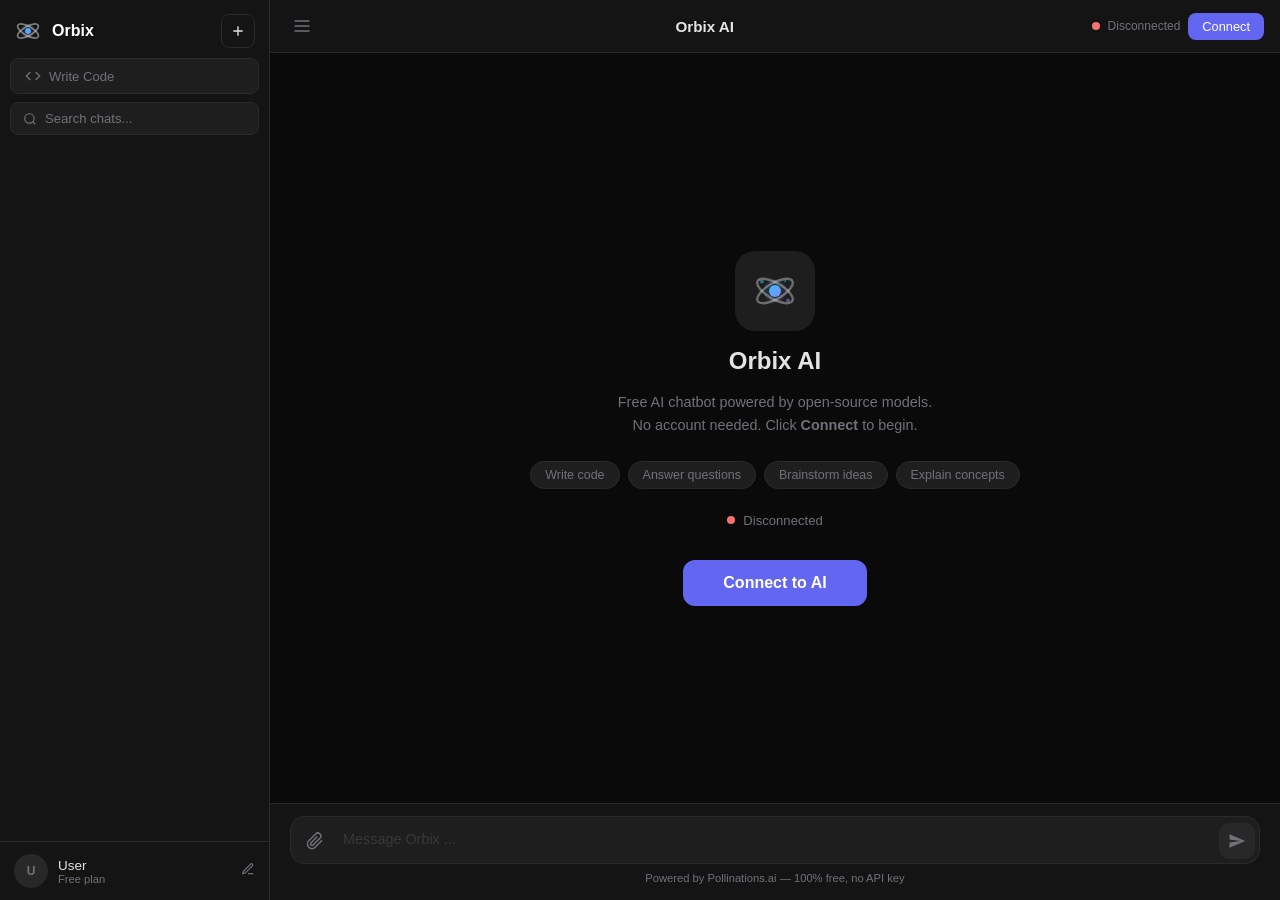
<file: index.html>
<!DOCTYPE html>
<html lang="en">
<head>
  <meta charset="UTF-8">
  <meta name="viewport" content="width=device-width, initial-scale=1.0">
  <title>Orbix AI</title>
  <link rel="stylesheet" href="style.css">
</head>
<body>

  <!-- Sidebar -->
  <aside class="sidebar" id="sidebar">
    <div class="sidebar-top">
      <div class="sidebar-logo">
        <svg width="28" height="28" viewBox="0 0 24 24" fill="none" stroke-width="1.5"><defs><linearGradient id="orb-s" x1="0%" y1="0%" x2="100%" y2="100%"><stop offset="0%" stop-color="#38bdf8"/><stop offset="100%" stop-color="#818cf8"/></linearGradient></defs><circle cx="12" cy="12" r="5" fill="url(#orb-s)" opacity="0.15" stroke="url(#orb-s)"/><ellipse cx="12" cy="12" rx="10" ry="4" transform="rotate(-30 12 12)" stroke="#e0e0e0" opacity="0.5"/><ellipse cx="12" cy="12" rx="10" ry="4" transform="rotate(30 12 12)" stroke="#e0e0e0" opacity="0.5"/><circle cx="12" cy="12" r="2.5" fill="url(#orb-s)" stroke="none"/></svg>
        <span>Orbix</span>
      </div>
      <button class="new-chat-btn" id="new-chat-btn" title="New Chat">
        <svg width="16" height="16" viewBox="0 0 24 24" fill="none" stroke="currentColor" stroke-width="2"><path d="M12 5v14M5 12h14"/></svg>
      </button>
    </div>
    <a class="sidebar-code-btn" href="ide.html">
      <svg width="16" height="16" viewBox="0 0 24 24" fill="none" stroke="currentColor" stroke-width="2"><polyline points="16 18 22 12 16 6"/><polyline points="8 6 2 12 8 18"/></svg>
      <span>Write Code</span>
    </a>
    <div class="sidebar-search">
      <svg width="14" height="14" viewBox="0 0 24 24" fill="none" stroke="currentColor" stroke-width="2"><circle cx="11" cy="11" r="8"/><path d="M21 21l-4.35-4.35"/></svg>
      <input type="text" id="chat-search" placeholder="Search chats...">
    </div>
    <div class="chat-list" id="chat-list"></div>
    <div class="sidebar-profile" id="profile-btn" title="Edit profile">
      <div class="profile-avatar" id="sidebar-avatar">
        <span id="sidebar-avatar-letter">U</span>
      </div>
      <div class="profile-info">
        <div class="profile-name" id="sidebar-name">User</div>
        <div class="profile-label">Free plan</div>
      </div>
      <div class="profile-edit-icon">
        <svg width="14" height="14" viewBox="0 0 24 24" fill="none" stroke="currentColor" stroke-width="2"><path d="M12 20h9"/><path d="M16.5 3.5a2.121 2.121 0 013 3L7 19l-4 1 1-4L16.5 3.5z"/></svg>
      </div>
    </div>
  </aside>

  <!-- Main -->
  <main class="main">
    <header class="chat-header">
      <button class="menu-btn" id="menu-btn" title="Toggle sidebar">
        <svg width="20" height="20" viewBox="0 0 24 24" fill="none" stroke="currentColor" stroke-width="2"><path d="M3 12h18M3 6h18M3 18h18"/></svg>
      </button>
      <div class="header-center">
        <h1 id="header-title">Orbix AI</h1>
      </div>
      <div class="header-right">
        <span class="status-dot" id="status-dot"></span>
        <span class="status-label" id="status-text">Disconnected</span>
        <button id="load-btn" class="connect-btn">Connect</button>
      </div>
    </header>

    <div class="chat-messages" id="chat-messages">
      <div class="welcome-screen" id="welcome-screen">
        <div class="welcome-icon">
          <svg width="48" height="48" viewBox="0 0 24 24" fill="none" stroke-width="1.2"><defs><linearGradient id="orb-w" x1="0%" y1="0%" x2="100%" y2="100%"><stop offset="0%" stop-color="#38bdf8"/><stop offset="100%" stop-color="#818cf8"/></linearGradient></defs><circle cx="12" cy="12" r="5" fill="url(#orb-w)" opacity="0.12" stroke="url(#orb-w)"/><ellipse cx="12" cy="12" rx="10" ry="4" transform="rotate(-30 12 12)" stroke="#e0e0e0" opacity="0.4"/><ellipse cx="12" cy="12" rx="10" ry="4" transform="rotate(30 12 12)" stroke="#e0e0e0" opacity="0.4"/><circle cx="12" cy="12" r="3" fill="url(#orb-w)" stroke="none"/><circle cx="5.5" cy="7.2" r="1" fill="#38bdf8" stroke="none" opacity="0.5"/><circle cx="18.5" cy="16.8" r="1" fill="#818cf8" stroke="none" opacity="0.5"/><circle cx="17" cy="7" r="0.7" fill="#38bdf8" stroke="none" opacity="0.35"/></svg>
        </div>
        <h2>Orbix AI</h2>
        <p>Free AI chatbot powered by open-source models.<br>No account needed. Click <strong>Connect</strong> to begin.</p>
        <div class="welcome-tags">
          <span>Write code</span>
          <span>Answer questions</span>
          <span>Brainstorm ideas</span>
          <span>Explain concepts</span>
        </div>
        <div class="welcome-status" id="welcome-status">
          <span class="status-dot" id="welcome-status-dot"></span>
          <span style="font-size:0.82rem;color:#71717a;">Disconnected</span>
        </div>
        <button class="welcome-connect-btn" id="welcome-connect-btn" onclick="document.getElementById('load-btn').click()">Connect to AI</button>
      </div>
    </div>

    <form class="chat-input-form" id="chat-form">
      <!-- Attachment preview -->
      <div class="attachment-preview" id="attachment-preview"></div>
      <div class="input-wrapper">
        <label class="attach-btn" title="Attach file or image">
          <svg width="18" height="18" viewBox="0 0 24 24" fill="none" stroke="currentColor" stroke-width="2"><path d="M21.44 11.05l-9.19 9.19a6 6 0 01-8.49-8.49l9.19-9.19a4 4 0 015.66 5.66l-9.2 9.19a2 2 0 01-2.83-2.83l8.49-8.48"/></svg>
          <input type="file" id="file-input" multiple accept="image/*,.txt,.js,.py,.html,.css,.json,.md,.csv,.pdf" hidden>
        </label>
        <textarea
          id="user-input"
          placeholder="Message Orbix ..."
          rows="1"
          disabled
        ></textarea>
        <button type="submit" id="send-btn" disabled title="Send">
          <svg width="18" height="18" viewBox="0 0 24 24" fill="currentColor"><path d="M2.01 21L23 12 2.01 3 2 10l15 2-15 2z"/></svg>
        </button>
      </div>
      <p class="input-hint">Powered by Pollinations.ai — 100% free, no API key</p>
    </form>
  </main>

  <!-- Profile modal -->
  <div class="modal-overlay profile-modal" id="profile-modal" style="display:none">
    <div class="modal">
      <h3>Edit Profile</h3>
      <div class="profile-avatar-edit" id="profile-avatar-edit" title="Upload photo">
        <span id="profile-avatar-preview-letter" class="avatar-upload-hint">Click to<br>upload</span>
        <div class="avatar-overlay">
          <svg width="20" height="20" viewBox="0 0 24 24" fill="none" stroke="white" stroke-width="2"><path d="M23 19a2 2 0 01-2 2H3a2 2 0 01-2-2V8a2 2 0 012-2h4l2-3h6l2 3h4a2 2 0 012 2z"/><circle cx="12" cy="13" r="4"/></svg>
        </div>
      </div>
      <input type="file" id="profile-image-input" accept="image/*" hidden>
      <input type="text" id="profile-name-input" placeholder="Your name...">
      <div class="modal-actions">
        <button class="modal-cancel" id="profile-cancel">Cancel</button>
        <button class="modal-confirm" id="profile-save">Save</button>
      </div>
    </div>
  </div>

  <!-- Rename modal -->
  <div class="modal-overlay" id="rename-modal" style="display:none">
    <div class="modal">
      <h3>Rename Chat</h3>
      <input type="text" id="rename-input" placeholder="Chat name...">
      <div class="modal-actions">
        <button class="modal-cancel" id="rename-cancel">Cancel</button>
        <button class="modal-confirm" id="rename-confirm">Rename</button>
      </div>
    </div>
  </div>

  <script src="app.js"></script>
</body>
</html>
</file>
<file: style.css>
* {
  margin: 0;
  padding: 0;
  box-sizing: border-box;
}

:root {
  --bg: #0a0a0a;
  --surface: #141414;
  --surface2: #1e1e1e;
  --surface3: #282828;
  --border: #2a2a2a;
  --text: #e4e4e7;
  --text-dim: #71717a;
  --accent: #6366f1;
  --accent-hover: #5558e6;
  --green: #4ade80;
  --red: #f87171;
  --user-bg: #2d2b5e;
  --code-bg: #0d1117;
}

body {
  font-family: -apple-system, BlinkMacSystemFont, "Segoe UI", Roboto, sans-serif;
  background: var(--bg);
  color: var(--text);
  height: 100vh;
  display: flex;
  overflow: hidden;
}

/* ══════ Sidebar ══════ */
.sidebar {
  width: 270px;
  background: var(--surface);
  border-right: 1px solid var(--border);
  display: flex;
  flex-direction: column;
  transition: transform 0.3s ease;
  z-index: 10;
}

.sidebar.hidden {
  transform: translateX(-100%);
  position: absolute;
  height: 100%;
}

.sidebar-top {
  padding: 14px 14px 10px;
  display: flex;
  justify-content: space-between;
  align-items: center;
}

.sidebar-logo {
  display: flex;
  align-items: center;
  gap: 10px;
  font-size: 1rem;
  font-weight: 700;
  color: #fff;
}

.new-chat-btn {
  width: 34px;
  height: 34px;
  border-radius: 8px;
  border: 1px solid var(--border);
  background: transparent;
  color: var(--text);
  cursor: pointer;
  display: flex;
  align-items: center;
  justify-content: center;
  transition: background 0.2s;
}

.new-chat-btn:hover {
  background: var(--surface3);
}

.sidebar-code-btn {
  display: flex;
  align-items: center;
  gap: 8px;
  margin: 0 10px 8px;
  padding: 9px 14px;
  background: var(--surface2);
  border: 1px solid var(--border);
  border-radius: 8px;
  color: var(--text-dim);
  font-size: 0.82rem;
  text-decoration: none;
  transition: all 0.2s;
}
.sidebar-code-btn:hover {
  border-color: var(--accent);
  color: var(--text);
  background: rgba(99,102,241,0.08);
}

.sidebar-search {
  padding: 0 14px 10px;
  display: flex;
  align-items: center;
  gap: 8px;
  background: var(--surface2);
  margin: 0 10px 8px;
  border-radius: 8px;
  padding: 8px 12px;
  border: 1px solid var(--border);
}

.sidebar-search svg {
  flex-shrink: 0;
  color: var(--text-dim);
}

.sidebar-search input {
  flex: 1;
  background: none;
  border: none;
  color: var(--text);
  font-size: 0.82rem;
  outline: none;
  font-family: inherit;
}

.sidebar-search input::placeholder {
  color: var(--text-dim);
}

.chat-list {
  flex: 1;
  overflow-y: auto;
  padding: 0 8px;
}

.chat-list-item {
  padding: 10px 12px;
  border-radius: 8px;
  font-size: 0.84rem;
  color: var(--text-dim);
  cursor: pointer;
  display: flex;
  align-items: center;
  justify-content: space-between;
  gap: 8px;
  transition: background 0.15s;
  margin-bottom: 2px;
}

.chat-list-item:hover {
  background: var(--surface2);
  color: var(--text);
}

.chat-list-item.active {
  background: var(--surface3);
  color: var(--text);
}

.chat-list-item .chat-title {
  flex: 1;
  white-space: nowrap;
  overflow: hidden;
  text-overflow: ellipsis;
}

.chat-actions {
  display: none;
  gap: 2px;
}

.chat-list-item:hover .chat-actions {
  display: flex;
}

.chat-action-btn {
  background: none;
  border: none;
  color: var(--text-dim);
  cursor: pointer;
  padding: 2px 4px;
  border-radius: 4px;
  font-size: 0.75rem;
  display: flex;
  align-items: center;
}

.chat-action-btn:hover {
  background: var(--surface3);
  color: var(--text);
}

.sidebar-footer {
  padding: 12px;
  border-top: 1px solid var(--border);
  text-align: center;
}

.brand-sub {
  font-size: 0.7rem;
  color: var(--text-dim);
}

/* ══════ Main ══════ */
.main {
  flex: 1;
  display: flex;
  flex-direction: column;
  min-width: 0;
}

.chat-header {
  padding: 10px 16px;
  border-bottom: 1px solid var(--border);
  display: flex;
  align-items: center;
  gap: 12px;
  background: var(--surface);
  min-height: 52px;
}

.menu-btn {
  background: none;
  border: none;
  color: var(--text-dim);
  cursor: pointer;
  padding: 6px;
  border-radius: 8px;
  display: flex;
  align-items: center;
}

.menu-btn:hover {
  background: var(--surface3);
  color: var(--text);
}

.header-center {
  flex: 1;
  text-align: center;
}

.header-center h1 {
  font-size: 0.95rem;
  font-weight: 600;
}

.header-right {
  display: flex;
  align-items: center;
  gap: 8px;
}

.status-dot {
  width: 8px;
  height: 8px;
  border-radius: 50%;
  background: var(--red);
}

.status-dot.connected {
  background: var(--green);
}

.status-label {
  font-size: 0.75rem;
  color: var(--text-dim);
}

.connect-btn {
  padding: 6px 14px;
  background: var(--accent);
  color: #fff;
  border: none;
  border-radius: 8px;
  font-size: 0.8rem;
  font-weight: 500;
  cursor: pointer;
  transition: background 0.2s;
}

.connect-btn:hover {
  background: var(--accent-hover);
}

.connect-btn:disabled {
  background: var(--surface3);
  color: var(--text-dim);
  cursor: not-allowed;
}

/* ══════ Welcome ══════ */
.welcome-screen {
  display: flex;
  flex-direction: column;
  align-items: center;
  justify-content: center;
  flex: 1;
  text-align: center;
  padding: 40px 20px;
  gap: 16px;
}

.welcome-icon {
  width: 80px;
  height: 80px;
  border-radius: 20px;
  background: var(--surface2);
  display: flex;
  align-items: center;
  justify-content: center;
}

.welcome-screen h2 {
  font-size: 1.5rem;
  font-weight: 600;
}

.welcome-screen p {
  color: var(--text-dim);
  font-size: 0.9rem;
  line-height: 1.6;
  max-width: 400px;
}

.welcome-tags {
  display: flex;
  gap: 8px;
  flex-wrap: wrap;
  justify-content: center;
  margin-top: 8px;
}

.welcome-tags span {
  padding: 6px 14px;
  background: var(--surface2);
  border: 1px solid var(--border);
  border-radius: 20px;
  font-size: 0.78rem;
  color: var(--text-dim);
  cursor: default;
  transition: border-color 0.2s;
}

.welcome-tags span:hover {
  border-color: var(--accent);
  color: var(--text);
}

.welcome-status {
  display: flex;
  align-items: center;
  gap: 8px;
  margin-top: 8px;
}

.welcome-connect-btn {
  margin-top: 16px;
  padding: 14px 40px;
  background: var(--accent);
  color: #fff;
  border: none;
  border-radius: 12px;
  font-size: 1rem;
  font-weight: 600;
  cursor: pointer;
  transition: all 0.2s;
  font-family: inherit;
}

.welcome-connect-btn:hover {
  background: var(--accent-hover);
  transform: scale(1.03);
}

/* ══════ Messages ══════ */
.chat-messages {
  flex: 1;
  overflow-y: auto;
  padding: 24px 20px;
  display: flex;
  flex-direction: column;
  gap: 20px;
}

.message {
  display: flex;
  gap: 12px;
  max-width: 85%;
  animation: fadeIn 0.25s ease;
}

@keyframes fadeIn {
  from { opacity: 0; transform: translateY(8px); }
  to { opacity: 1; transform: translateY(0); }
}

.bot-message { align-self: flex-start; }
.user-message { align-self: flex-end; flex-direction: row-reverse; }

.message-avatar {
  width: 32px;
  height: 32px;
  border-radius: 10px;
  display: flex;
  align-items: center;
  justify-content: center;
  font-size: 0.7rem;
  font-weight: 700;
  flex-shrink: 0;
  margin-top: 2px;
}

.bot-message .message-avatar {
  background: linear-gradient(135deg, #6366f1, #8b5cf6);
  color: #fff;
}

.user-message .message-avatar {
  background: var(--surface3);
  color: var(--text-dim);
}

.message-content {
  background: var(--surface2);
  padding: 12px 16px;
  border-radius: 16px;
  font-size: 0.9rem;
  line-height: 1.65;
  word-break: break-word;
}

.bot-message .message-content { border-top-left-radius: 4px; }
.user-message .message-content { background: var(--user-bg); border-top-right-radius: 4px; }

/* ── Attachments in messages ── */
.msg-attachments {
  display: flex;
  flex-wrap: wrap;
  gap: 8px;
  margin-bottom: 8px;
}

.msg-image {
  max-width: 280px;
  max-height: 200px;
  border-radius: 10px;
  cursor: pointer;
  transition: transform 0.2s;
}

.msg-image:hover {
  transform: scale(1.02);
}

.msg-file {
  display: flex;
  align-items: center;
  gap: 8px;
  padding: 8px 12px;
  background: var(--surface3);
  border-radius: 8px;
  font-size: 0.8rem;
  color: var(--text-dim);
}

.msg-file svg {
  flex-shrink: 0;
}

/* ── Markdown ── */
.message-content p { margin-bottom: 10px; }
.message-content p:last-child { margin-bottom: 0; }
.message-content strong { font-weight: 600; color: #fff; }
.message-content em { font-style: italic; color: #a1a1aa; }
.message-content ul, .message-content ol { margin: 8px 0; padding-left: 20px; }
.message-content li { margin-bottom: 4px; }

.message-content h1, .message-content h2, .message-content h3 {
  margin: 12px 0 6px;
  font-weight: 600;
  color: #fff;
}

.message-content h1 { font-size: 1.2rem; }
.message-content h2 { font-size: 1.05rem; }
.message-content h3 { font-size: 0.95rem; }

.msg-link {
  color: #60a5fa;
  text-decoration: none;
  border-bottom: 1px solid transparent;
  transition: border-color 0.2s;
}

.msg-link:hover {
  border-bottom-color: #60a5fa;
}

.message-content code {
  background: var(--code-bg);
  padding: 2px 6px;
  border-radius: 4px;
  font-family: "SF Mono", "Fira Code", "Consolas", monospace;
  font-size: 0.84rem;
  color: #e6db74;
}

/* ── Code blocks ── */
.code-block {
  margin: 10px 0;
  border-radius: 10px;
  overflow: hidden;
  border: 1px solid #21262d;
}

.code-block-header {
  display: flex;
  justify-content: space-between;
  align-items: center;
  padding: 8px 14px;
  background: #161b22;
  font-size: 0.78rem;
  color: var(--text-dim);
}

.code-lang {
  text-transform: lowercase;
}

.copy-btn {
  background: none;
  border: 1px solid #30363d;
  color: var(--text-dim);
  padding: 3px 10px;
  border-radius: 6px;
  font-size: 0.72rem;
  cursor: pointer;
  transition: all 0.2s;
  display: flex;
  align-items: center;
  gap: 4px;
}

.copy-btn:hover {
  background: #30363d;
  color: var(--text);
}

.copy-btn.copied {
  color: var(--green);
  border-color: var(--green);
}

.code-block pre {
  margin: 0;
  padding: 14px 16px;
  background: var(--code-bg);
  overflow-x: auto;
  font-family: "SF Mono", "Fira Code", "Consolas", monospace;
  font-size: 0.84rem;
  line-height: 1.55;
  color: #c9d1d9;
}

.code-block pre code {
  background: none;
  padding: 0;
  color: inherit;
  font-size: inherit;
}

/* ── Typing ── */
.typing-indicator {
  display: inline-flex;
  gap: 5px;
  padding: 4px 0;
}

.typing-indicator span {
  width: 7px;
  height: 7px;
  background: var(--text-dim);
  border-radius: 50%;
  animation: bounce 1.2s infinite;
}

.typing-indicator span:nth-child(2) { animation-delay: 0.2s; }
.typing-indicator span:nth-child(3) { animation-delay: 0.4s; }

@keyframes bounce {
  0%, 60%, 100% { transform: translateY(0); }
  30% { transform: translateY(-8px); }
}

/* ══════ Input form ══════ */
.chat-input-form {
  padding: 12px 20px 16px;
  border-top: 1px solid var(--border);
  background: var(--surface);
}

.attachment-preview {
  display: flex;
  gap: 8px;
  flex-wrap: wrap;
  margin-bottom: 0;
  padding: 0;
}

.attachment-preview:not(:empty) {
  margin-bottom: 10px;
  padding: 0;
}

.attachment-chip {
  display: flex;
  align-items: center;
  gap: 6px;
  padding: 6px 10px;
  background: var(--surface2);
  border: 1px solid var(--border);
  border-radius: 10px;
  font-size: 0.78rem;
  color: var(--text);
  animation: fadeIn 0.2s ease;
}

.attachment-chip img {
  width: 40px;
  height: 40px;
  border-radius: 6px;
  object-fit: cover;
}

.attachment-chip .remove-attach {
  background: none;
  border: none;
  color: var(--text-dim);
  cursor: pointer;
  font-size: 1rem;
  padding: 0 2px;
  line-height: 1;
}

.attachment-chip .remove-attach:hover {
  color: var(--red);
}

.input-wrapper {
  display: flex;
  align-items: flex-end;
  gap: 6px;
  background: var(--surface2);
  border: 1px solid var(--border);
  border-radius: 14px;
  padding: 4px 4px 4px 6px;
  transition: border-color 0.2s;
}

.input-wrapper:focus-within {
  border-color: var(--accent);
}

.attach-btn {
  display: flex;
  align-items: center;
  justify-content: center;
  width: 36px;
  height: 36px;
  border-radius: 8px;
  cursor: pointer;
  color: var(--text-dim);
  transition: all 0.2s;
  flex-shrink: 0;
}

.attach-btn:hover {
  background: var(--surface3);
  color: var(--text);
}

#user-input {
  flex: 1;
  padding: 8px 4px;
  background: transparent;
  color: var(--text);
  border: none;
  font-size: 0.9rem;
  font-family: inherit;
  resize: none;
  outline: none;
  max-height: 150px;
  line-height: 1.5;
}

#user-input:disabled { opacity: 0.3; }

#send-btn {
  width: 36px;
  height: 36px;
  background: var(--accent);
  color: #fff;
  border: none;
  border-radius: 10px;
  cursor: pointer;
  display: flex;
  align-items: center;
  justify-content: center;
  flex-shrink: 0;
  transition: background 0.2s;
}

#send-btn:hover:not(:disabled) { background: var(--accent-hover); }
#send-btn:disabled { background: var(--surface3); color: var(--text-dim); cursor: not-allowed; }

#send-btn.stop-mode {
  background: var(--surface3);
  cursor: pointer;
}
#send-btn.stop-mode:hover { background: var(--red); }

.stop-square {
  width: 14px;
  height: 14px;
  background: var(--text);
  border-radius: 2px;
}

.input-hint {
  text-align: center;
  font-size: 0.7rem;
  color: var(--text-dim);
  margin-top: 8px;
}

/* ══════ Modal ══════ */
.modal-overlay {
  position: fixed;
  inset: 0;
  background: rgba(0,0,0,0.6);
  display: flex;
  align-items: center;
  justify-content: center;
  z-index: 100;
  animation: fadeIn 0.15s ease;
}

.modal {
  background: var(--surface2);
  border: 1px solid var(--border);
  border-radius: 14px;
  padding: 24px;
  width: 360px;
  max-width: 90vw;
}

.modal h3 {
  font-size: 1rem;
  margin-bottom: 14px;
}

.modal input {
  width: 100%;
  padding: 10px 14px;
  background: var(--surface);
  color: var(--text);
  border: 1px solid var(--border);
  border-radius: 8px;
  font-size: 0.9rem;
  font-family: inherit;
  outline: none;
  margin-bottom: 16px;
}

.modal input:focus {
  border-color: var(--accent);
}

.modal-actions {
  display: flex;
  justify-content: flex-end;
  gap: 8px;
}

.modal-cancel, .modal-confirm {
  padding: 8px 18px;
  border-radius: 8px;
  font-size: 0.85rem;
  cursor: pointer;
  border: none;
  font-family: inherit;
}

.modal-cancel {
  background: var(--surface3);
  color: var(--text);
}

.modal-cancel:hover {
  background: var(--border);
}

.modal-confirm {
  background: var(--accent);
  color: #fff;
}

.modal-confirm:hover {
  background: var(--accent-hover);
}

/* ══════ Scrollbar ══════ */
::-webkit-scrollbar { width: 6px; }
::-webkit-scrollbar-track { background: transparent; }
::-webkit-scrollbar-thumb { background: #333; border-radius: 3px; }

/* ══════ Reconnect banner ══════ */
.reconnect-banner {
  display: flex;
  align-items: center;
  justify-content: center;
  gap: 8px;
  padding: 12px 20px;
  background: var(--surface2);
  border: 1px solid var(--border);
  border-radius: 12px;
  font-size: 0.84rem;
  color: var(--text-dim);
  align-self: center;
}

.reconnect-banner button {
  background: var(--accent);
  color: #fff;
  border: none;
  border-radius: 8px;
  padding: 6px 16px;
  font-size: 0.82rem;
  cursor: pointer;
  font-family: inherit;
}

.reconnect-banner button:hover {
  background: var(--accent-hover);
}

/* ══════ Stop button ══════ */
.stop-btn {
  display: flex;
  align-items: center;
  justify-content: center;
  gap: 6px;
  padding: 8px 18px;
  background: var(--surface2);
  border: 1px solid var(--border);
  border-radius: 10px;
  color: var(--text-dim);
  font-size: 0.82rem;
  cursor: pointer;
  align-self: center;
  transition: all 0.2s;
  font-family: inherit;
}

.stop-btn:hover {
  background: var(--surface3);
  color: var(--text);
  border-color: var(--red);
}

.stop-btn .stop-icon {
  width: 12px;
  height: 12px;
  background: var(--text-dim);
  border-radius: 2px;
}

.stop-btn:hover .stop-icon {
  background: var(--red);
}

/* ══════ Toast ══════ */
.toast {
  position: fixed;
  bottom: 100px;
  left: 50%;
  transform: translateX(-50%) translateY(20px);
  background: var(--surface3);
  color: var(--text);
  padding: 10px 20px;
  border-radius: 10px;
  font-size: 0.85rem;
  border: 1px solid var(--border);
  opacity: 0;
  transition: all 0.3s ease;
  z-index: 200;
  pointer-events: none;
}

.toast.show {
  opacity: 1;
  transform: translateX(-50%) translateY(0);
}

/* ══════ Profile ══════ */
.sidebar-profile {
  padding: 12px 14px;
  border-top: 1px solid var(--border);
  display: flex;
  align-items: center;
  gap: 10px;
  cursor: pointer;
  transition: background 0.2s;
}

.sidebar-profile:hover {
  background: var(--surface2);
}

.profile-avatar {
  width: 34px;
  height: 34px;
  border-radius: 50%;
  background: var(--surface3);
  display: flex;
  align-items: center;
  justify-content: center;
  overflow: hidden;
  flex-shrink: 0;
  font-size: 0.75rem;
  font-weight: 700;
  color: var(--text-dim);
}

.profile-avatar img {
  width: 100%;
  height: 100%;
  object-fit: cover;
}

.profile-info {
  flex: 1;
  min-width: 0;
}

.profile-name {
  font-size: 0.84rem;
  font-weight: 500;
  color: var(--text);
  white-space: nowrap;
  overflow: hidden;
  text-overflow: ellipsis;
}

.profile-label {
  font-size: 0.7rem;
  color: var(--text-dim);
}

.profile-edit-icon {
  color: var(--text-dim);
  flex-shrink: 0;
}

/* Profile Modal */
.profile-modal .modal {
  text-align: center;
}

.profile-modal .profile-avatar-edit {
  width: 80px;
  height: 80px;
  border-radius: 50%;
  background: var(--surface3);
  margin: 0 auto 16px;
  display: flex;
  align-items: center;
  justify-content: center;
  overflow: hidden;
  cursor: pointer;
  border: 2px dashed var(--border);
  transition: border-color 0.2s;
  position: relative;
}

.profile-modal .profile-avatar-edit:hover {
  border-color: var(--accent);
}

.profile-modal .profile-avatar-edit img {
  width: 100%;
  height: 100%;
  object-fit: cover;
}

.profile-modal .avatar-upload-hint {
  font-size: 0.7rem;
  color: var(--text-dim);
}

.profile-modal .profile-avatar-edit .avatar-overlay {
  position: absolute;
  inset: 0;
  background: rgba(0,0,0,0.5);
  display: flex;
  align-items: center;
  justify-content: center;
  opacity: 0;
  transition: opacity 0.2s;
  border-radius: 50%;
}

.profile-modal .profile-avatar-edit:hover .avatar-overlay {
  opacity: 1;
}

/* ══════ Mobile ══════ */
@media (max-width: 768px) {
  .sidebar {
    position: absolute;
    height: 100%;
    transform: translateX(-100%);
  }
  .sidebar.visible {
    transform: translateX(0);
    box-shadow: 4px 0 20px rgba(0,0,0,0.5);
  }
  .message { max-width: 95%; }
  .header-center h1 { font-size: 0.88rem; }
  .status-label { display: none; }
}
</file>
